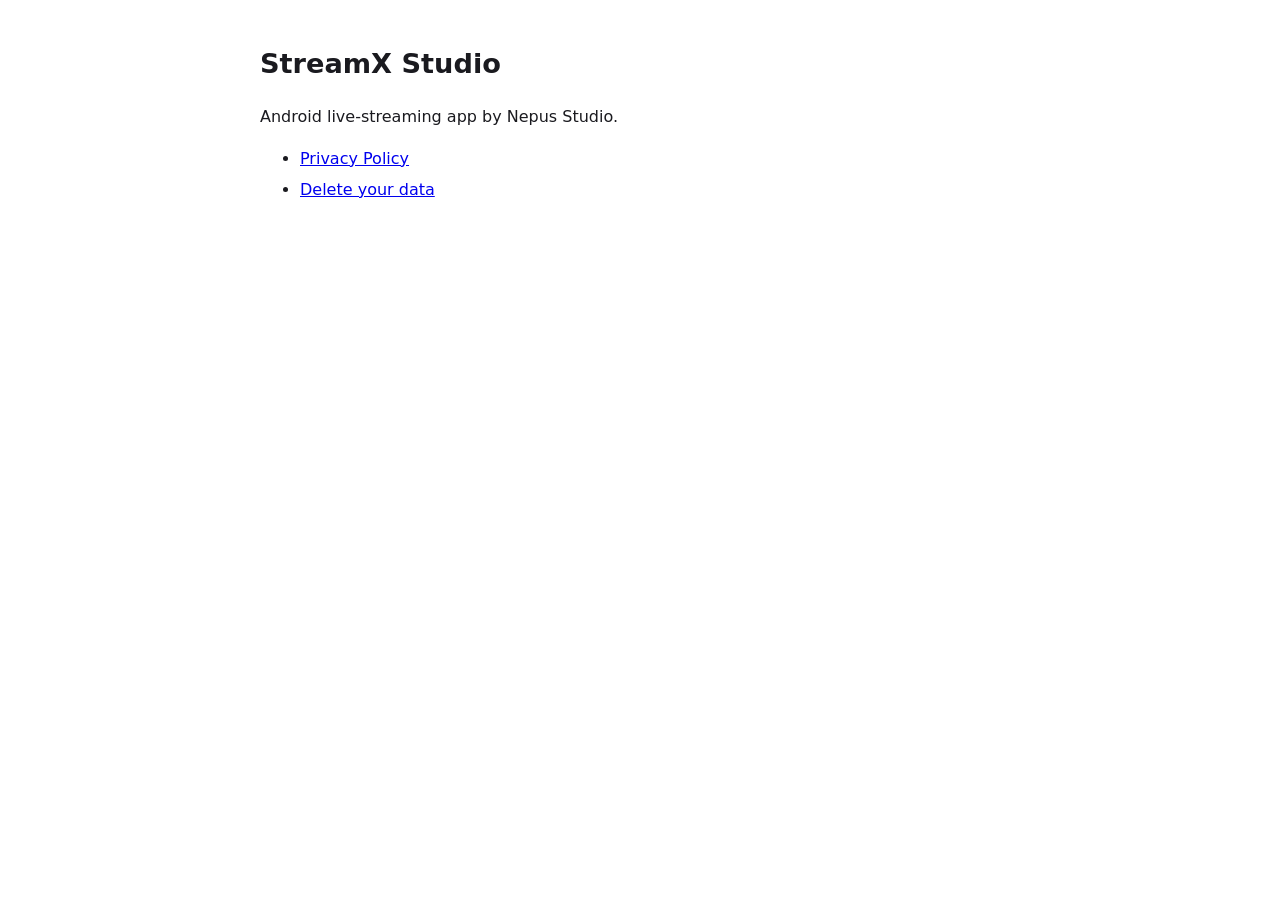
<file: index.html>
<!doctype html><html lang="en"><head><meta charset="utf-8"><meta name="viewport" content="width=device-width,initial-scale=1">
<title>StreamX Studio</title><link rel="stylesheet" href="style.css"></head><body>
<h1>StreamX Studio</h1><p>Android live-streaming app by Nepus Studio.</p>
<ul><li><a href="privacy.html">Privacy Policy</a></li><li><a href="data-deletion.html">Delete your data</a></li></ul></body></html>
</file>
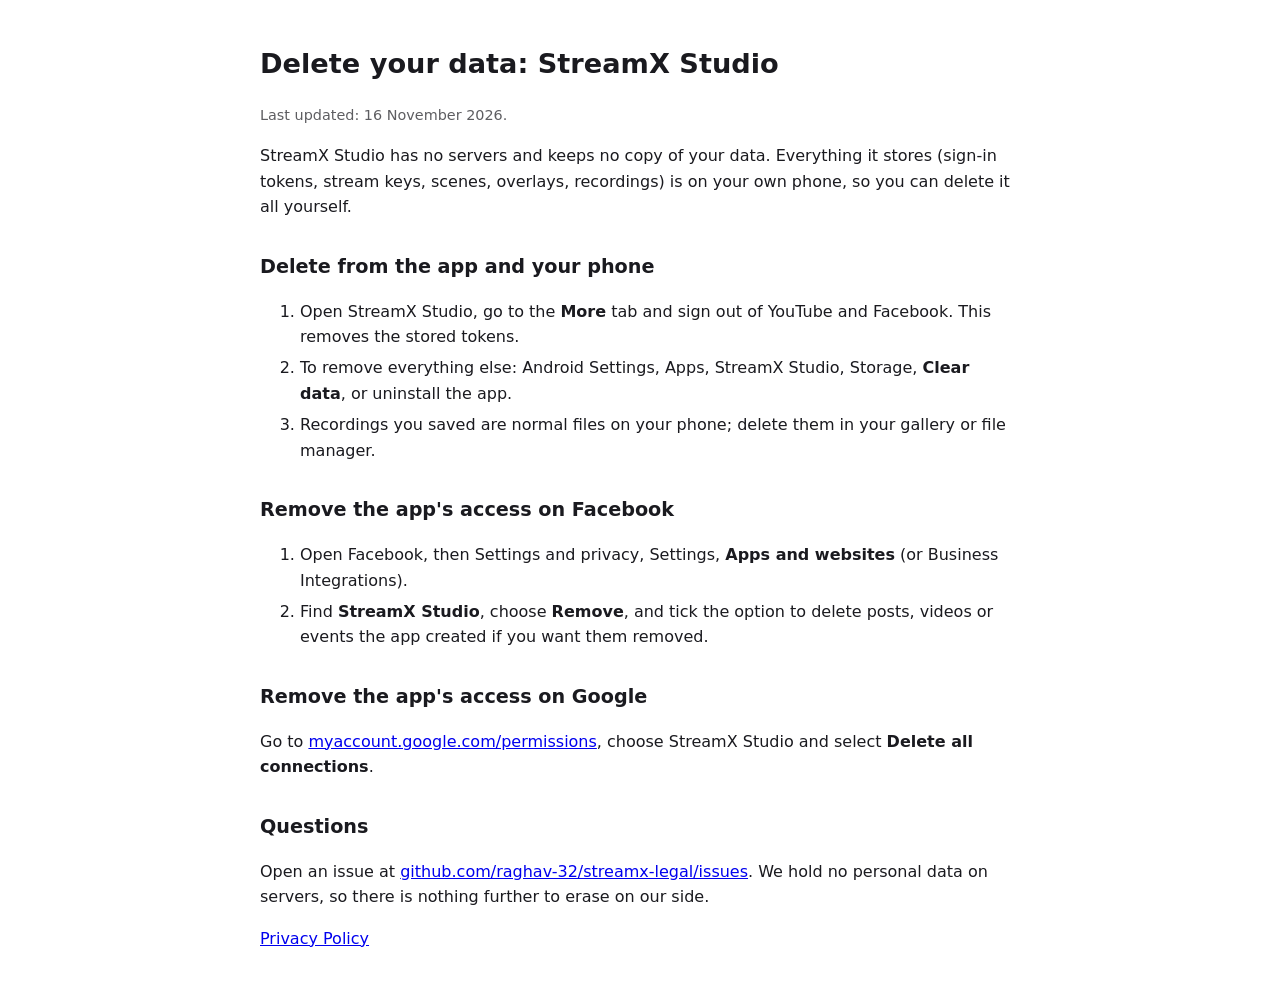
<file: data-deletion.html>
<!doctype html><html lang="en"><head><meta charset="utf-8"><meta name="viewport" content="width=device-width,initial-scale=1">
<title>Delete your data - StreamX Studio</title><link rel="stylesheet" href="style.css"></head><body>
<h1>Delete your data: StreamX Studio</h1>
<p class="meta">Last updated: 16 November 2026.</p>
<p>StreamX Studio has no servers and keeps no copy of your data. Everything it stores (sign-in tokens, stream keys, scenes, overlays, recordings) is on your own phone, so you can delete it all yourself.</p>
<h2>Delete from the app and your phone</h2>
<ol>
<li>Open StreamX Studio, go to the <b>More</b> tab and sign out of YouTube and Facebook. This removes the stored tokens.</li>
<li>To remove everything else: Android Settings, Apps, StreamX Studio, Storage, <b>Clear data</b>, or uninstall the app.</li>
<li>Recordings you saved are normal files on your phone; delete them in your gallery or file manager.</li>
</ol>
<h2>Remove the app's access on Facebook</h2>
<ol>
<li>Open Facebook, then Settings and privacy, Settings, <b>Apps and websites</b> (or Business Integrations).</li>
<li>Find <b>StreamX Studio</b>, choose <b>Remove</b>, and tick the option to delete posts, videos or events the app created if you want them removed.</li>
</ol>
<h2>Remove the app's access on Google</h2>
<p>Go to <a href="https://myaccount.google.com/permissions">myaccount.google.com/permissions</a>, choose StreamX Studio and select <b>Delete all connections</b>.</p>
<h2>Questions</h2>
<p>Open an issue at <a href="https://github.com/raghav-32/streamx-legal/issues">github.com/raghav-32/streamx-legal/issues</a>. We hold no personal data on servers, so there is nothing further to erase on our side.</p>
<p><a href="privacy.html">Privacy Policy</a></p>
</body></html>
</file>
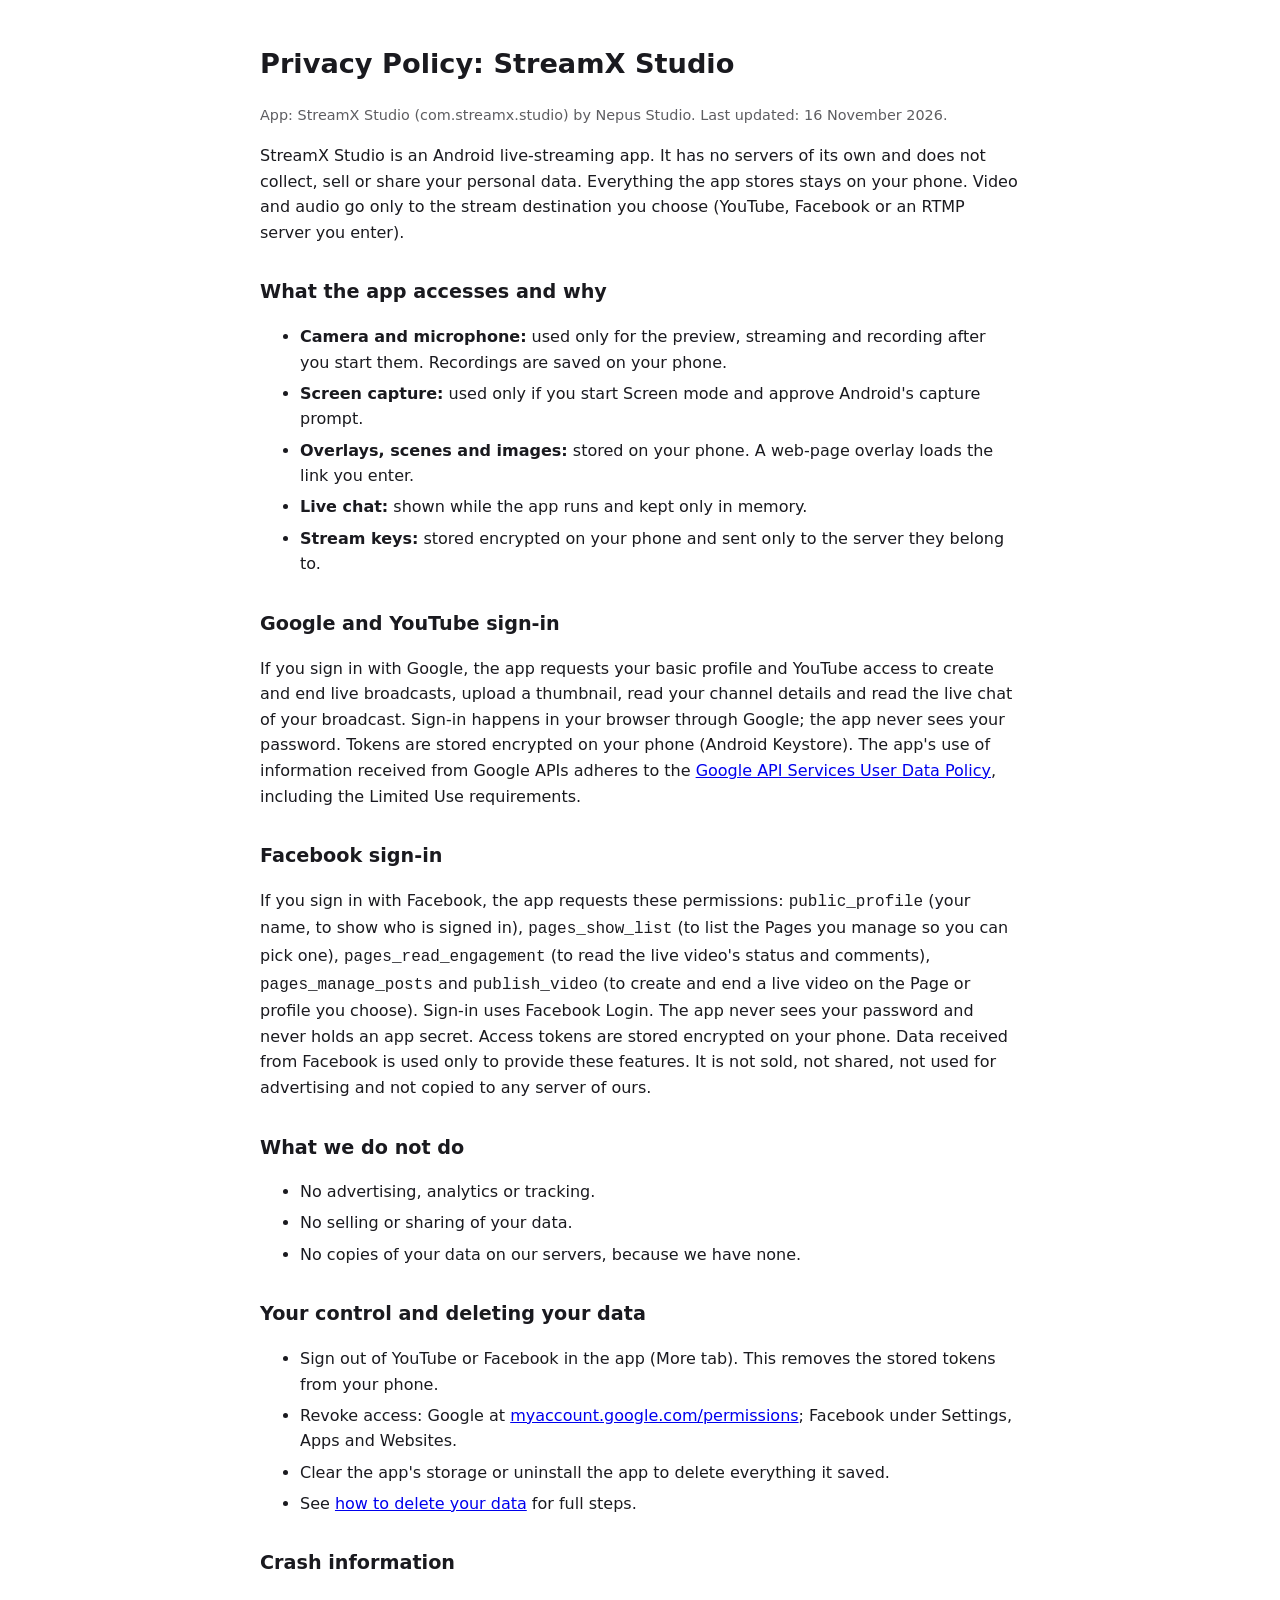
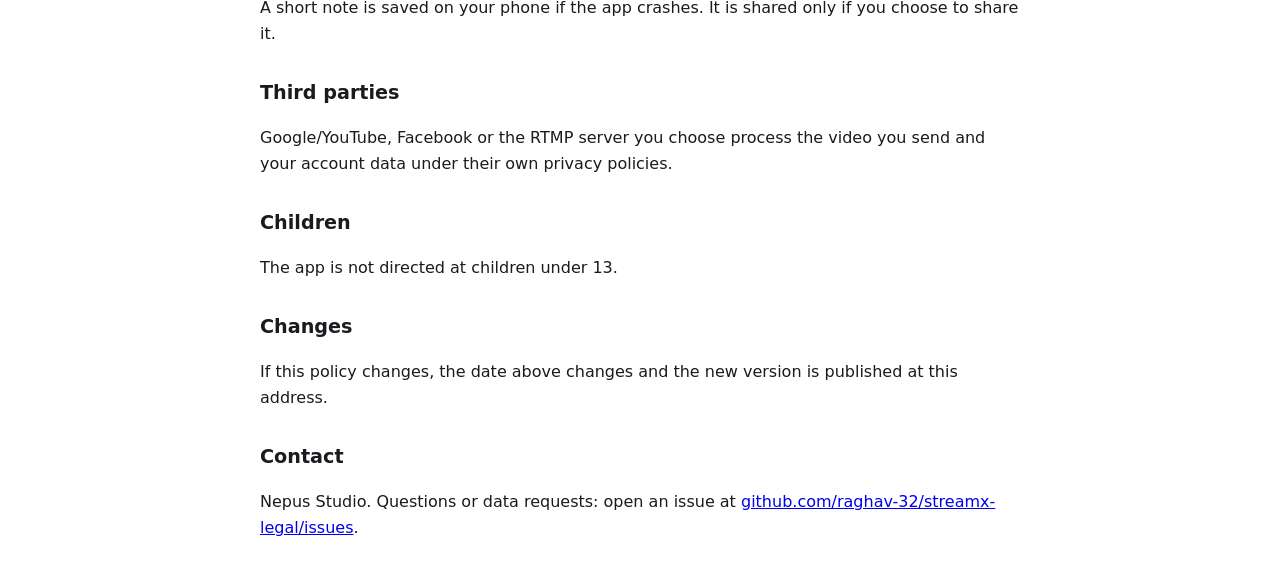
<file: privacy.html>
<!doctype html><html lang="en"><head><meta charset="utf-8"><meta name="viewport" content="width=device-width,initial-scale=1">
<title>Privacy Policy - StreamX Studio</title><link rel="stylesheet" href="style.css"></head><body>
<h1>Privacy Policy: StreamX Studio</h1>
<p class="meta">App: StreamX Studio (com.streamx.studio) by Nepus Studio. Last updated: 16 November 2026.</p>
<p>StreamX Studio is an Android live-streaming app. It has no servers of its own and does not collect, sell or share your personal data. Everything the app stores stays on your phone. Video and audio go only to the stream destination you choose (YouTube, Facebook or an RTMP server you enter).</p>

<h2>What the app accesses and why</h2>
<ul>
<li><b>Camera and microphone:</b> used only for the preview, streaming and recording after you start them. Recordings are saved on your phone.</li>
<li><b>Screen capture:</b> used only if you start Screen mode and approve Android's capture prompt.</li>
<li><b>Overlays, scenes and images:</b> stored on your phone. A web-page overlay loads the link you enter.</li>
<li><b>Live chat:</b> shown while the app runs and kept only in memory.</li>
<li><b>Stream keys:</b> stored encrypted on your phone and sent only to the server they belong to.</li>
</ul>

<h2>Google and YouTube sign-in</h2>
<p>If you sign in with Google, the app requests your basic profile and YouTube access to create and end live broadcasts, upload a thumbnail, read your channel details and read the live chat of your broadcast. Sign-in happens in your browser through Google; the app never sees your password. Tokens are stored encrypted on your phone (Android Keystore). The app's use of information received from Google APIs adheres to the <a href="https://developers.google.com/terms/api-services-user-data-policy">Google API Services User Data Policy</a>, including the Limited Use requirements.</p>

<h2>Facebook sign-in</h2>
<p>If you sign in with Facebook, the app requests these permissions: <code>public_profile</code> (your name, to show who is signed in), <code>pages_show_list</code> (to list the Pages you manage so you can pick one), <code>pages_read_engagement</code> (to read the live video's status and comments), <code>pages_manage_posts</code> and <code>publish_video</code> (to create and end a live video on the Page or profile you choose). Sign-in uses Facebook Login. The app never sees your password and never holds an app secret. Access tokens are stored encrypted on your phone. Data received from Facebook is used only to provide these features. It is not sold, not shared, not used for advertising and not copied to any server of ours.</p>

<h2>What we do not do</h2>
<ul><li>No advertising, analytics or tracking.</li><li>No selling or sharing of your data.</li><li>No copies of your data on our servers, because we have none.</li></ul>

<h2>Your control and deleting your data</h2>
<ul>
<li>Sign out of YouTube or Facebook in the app (More tab). This removes the stored tokens from your phone.</li>
<li>Revoke access: Google at <a href="https://myaccount.google.com/permissions">myaccount.google.com/permissions</a>; Facebook under Settings, Apps and Websites.</li>
<li>Clear the app's storage or uninstall the app to delete everything it saved.</li>
<li>See <a href="data-deletion.html">how to delete your data</a> for full steps.</li>
</ul>

<h2>Crash information</h2>
<p>A short note is saved on your phone if the app crashes. It is shared only if you choose to share it.</p>

<h2>Third parties</h2>
<p>Google/YouTube, Facebook or the RTMP server you choose process the video you send and your account data under their own privacy policies.</p>

<h2>Children</h2>
<p>The app is not directed at children under 13.</p>

<h2>Changes</h2>
<p>If this policy changes, the date above changes and the new version is published at this address.</p>

<h2>Contact</h2>
<p>Nepus Studio. Questions or data requests: open an issue at <a href="https://github.com/raghav-32/streamx-legal/issues">github.com/raghav-32/streamx-legal/issues</a>.</p>
</body></html>
</file>
<file: style.css>
body{font:16px/1.6 system-ui,sans-serif;max-width:760px;margin:0 auto;padding:24px 16px;color:#1a1a1f;background:#fff}
@media(prefers-color-scheme:dark){body{background:#101014;color:#e8e8ee}a{color:#8ab4ff}}
h1{font-size:1.7rem}h2{font-size:1.2rem;margin-top:2rem}li{margin:.35rem 0}.meta{opacity:.7;font-size:.9rem}
</file>
